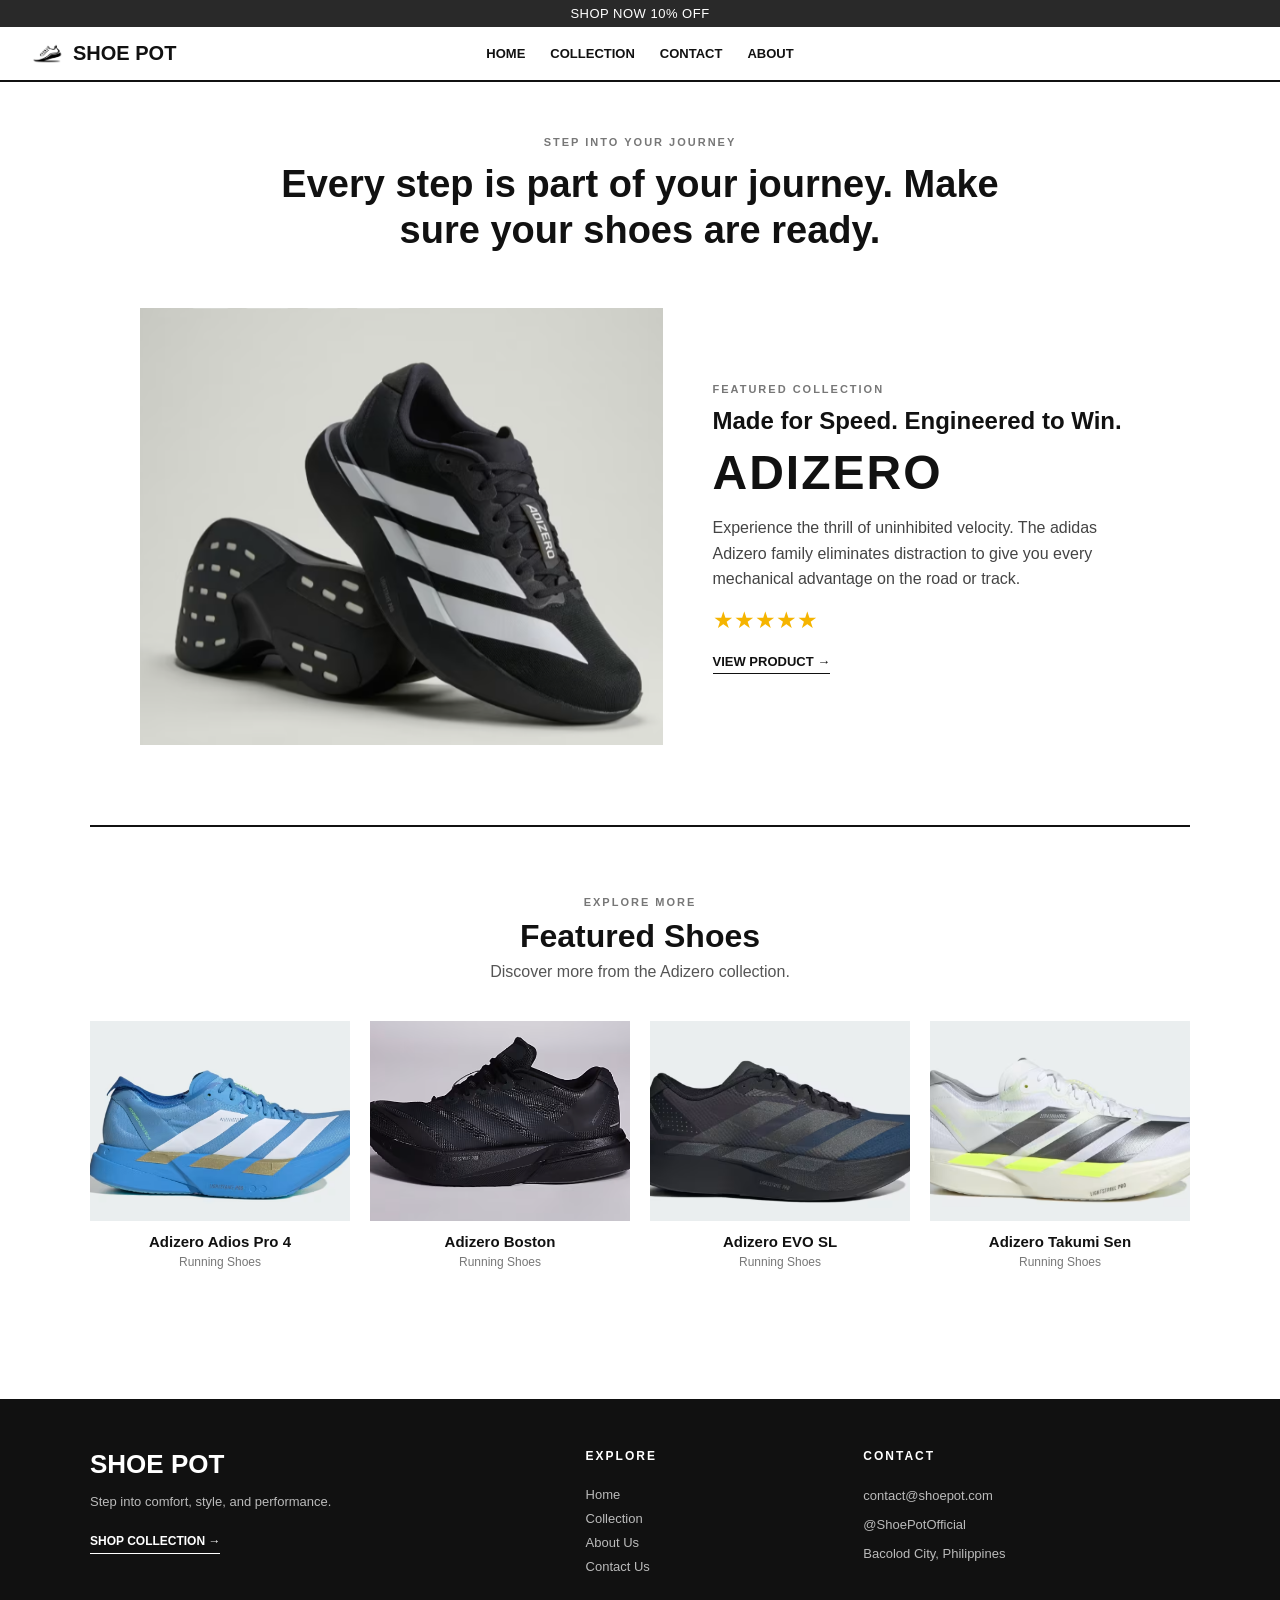
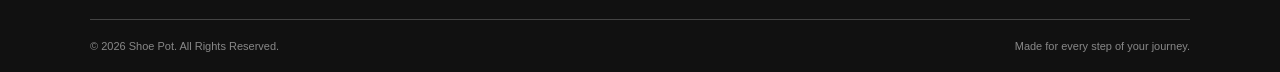
<file: index.html>
<!DOCTYPE html>
<html lang="en">
<head>
    <meta charset="UTF-8">
    <meta name="viewport" content="width=device-width, initial-scale=1.0">
    <title>Shoe Pot | Home</title>
    <link rel="stylesheet" href="css/style.css">
</head>

<body>

    <div class="promo-bar">SHOP NOW 10% OFF</div>

    <header class="navbar">
        <a href="index.html" class="logo">
            <img src="images/logo.png" alt="Shoe Pot">
            <span>SHOE POT</span>
        </a>

        <nav>
            <a href="index.html">HOME</a>
            <a href="collection.html">COLLECTION</a>
            <a href="contact.html">CONTACT</a>
            <a href="about.html">ABOUT</a>
        </nav>
    </header>

    <main>

        <section class="hero-text">
            <span>STEP INTO YOUR JOURNEY</span>
            <h1>Every step is part of your journey. Make sure your shoes are ready.</h1>
        </section>

        <section class="featured">
            <div class="featured-image">
                <img src="images/adizero.png" alt="Adizero">
            </div>

            <div class="featured-info">
                <span>FEATURED COLLECTION</span>
                <h2>Made for Speed. Engineered to Win.</h2>
                <h1>ADIZERO</h1>

                <p>
                    Experience the thrill of uninhibited velocity. The adidas Adizero
                    family eliminates distraction to give you every mechanical advantage
                    on the road or track.
                </p>

                <div class="stars">★★★★★</div>

                <a href="p-adizero.html" class="see-more">VIEW PRODUCT →</a>
            </div>
        </section>

        <section class="other-collection">

            <div class="collection-header">
                <span>EXPLORE MORE</span>
                <h2>Featured Shoes</h2>
                <p>Discover more from the Adizero collection.</p>
            </div>

            <div class="shoe-grid">

                <a href="p-adizero-adios.html" class="shoe-card">
                    <div class="shoe-card-image">
                        <img src="images/adios-pro-4.png" alt="Adizero Adios Pro 4">
                    </div>
                    <h3>Adizero Adios Pro 4</h3>
                    <p>Running Shoes</p>
                </a>

                <a href="p-boston.html" class="shoe-card">
                    <div class="shoe-card-image">
                        <img src="images/boston.png" alt="Adizero Boston">
                    </div>
                    <h3>Adizero Boston</h3>
                    <p>Running Shoes</p>
                </a>

                <a href="p-evo.html" class="shoe-card">
                    <div class="shoe-card-image">
                        <img src="images/evo-sl.png" alt="Adizero EVO SL">
                    </div>
                    <h3>Adizero EVO SL</h3>
                    <p>Running Shoes</p>
                </a>

                <a href="p-takumi.html" class="shoe-card">
                    <div class="shoe-card-image">
                        <img src="images/takumi.png" alt="Adizero Takumi Sen">
                    </div>
                    <h3>Adizero Takumi Sen</h3>
                    <p>Running Shoes</p>
                </a>

            </div>

        </section>

    </main>

<footer>
    <div class="footer-content">

        <div class="footer-brand">
            <h2>SHOE POT</h2>
            <p>Step into comfort, style, and performance.</p>
            <a href="collection.html" class="footer-shop">SHOP COLLECTION →</a>
        </div>

        <div class="footer-links">
            <h3>EXPLORE</h3>
            <a href="index.html">Home</a>
            <a href="collection.html">Collection</a>
            <a href="about.html">About Us</a>
            <a href="contact.html">Contact Us</a>
        </div>

        <div class="footer-contact">
            <h3>CONTACT</h3>
            <p>contact@shoepot.com</p>
            <p>@ShoePotOfficial</p>
            <p>Bacolod City, Philippines</p>
        </div>

    </div>

    <div class="footer-bottom">
        <p>© 2026 Shoe Pot. All Rights Reserved.</p>
        <p>Made for every step of your journey.</p>
    </div>
</footer>

</body>
</html>
</file>
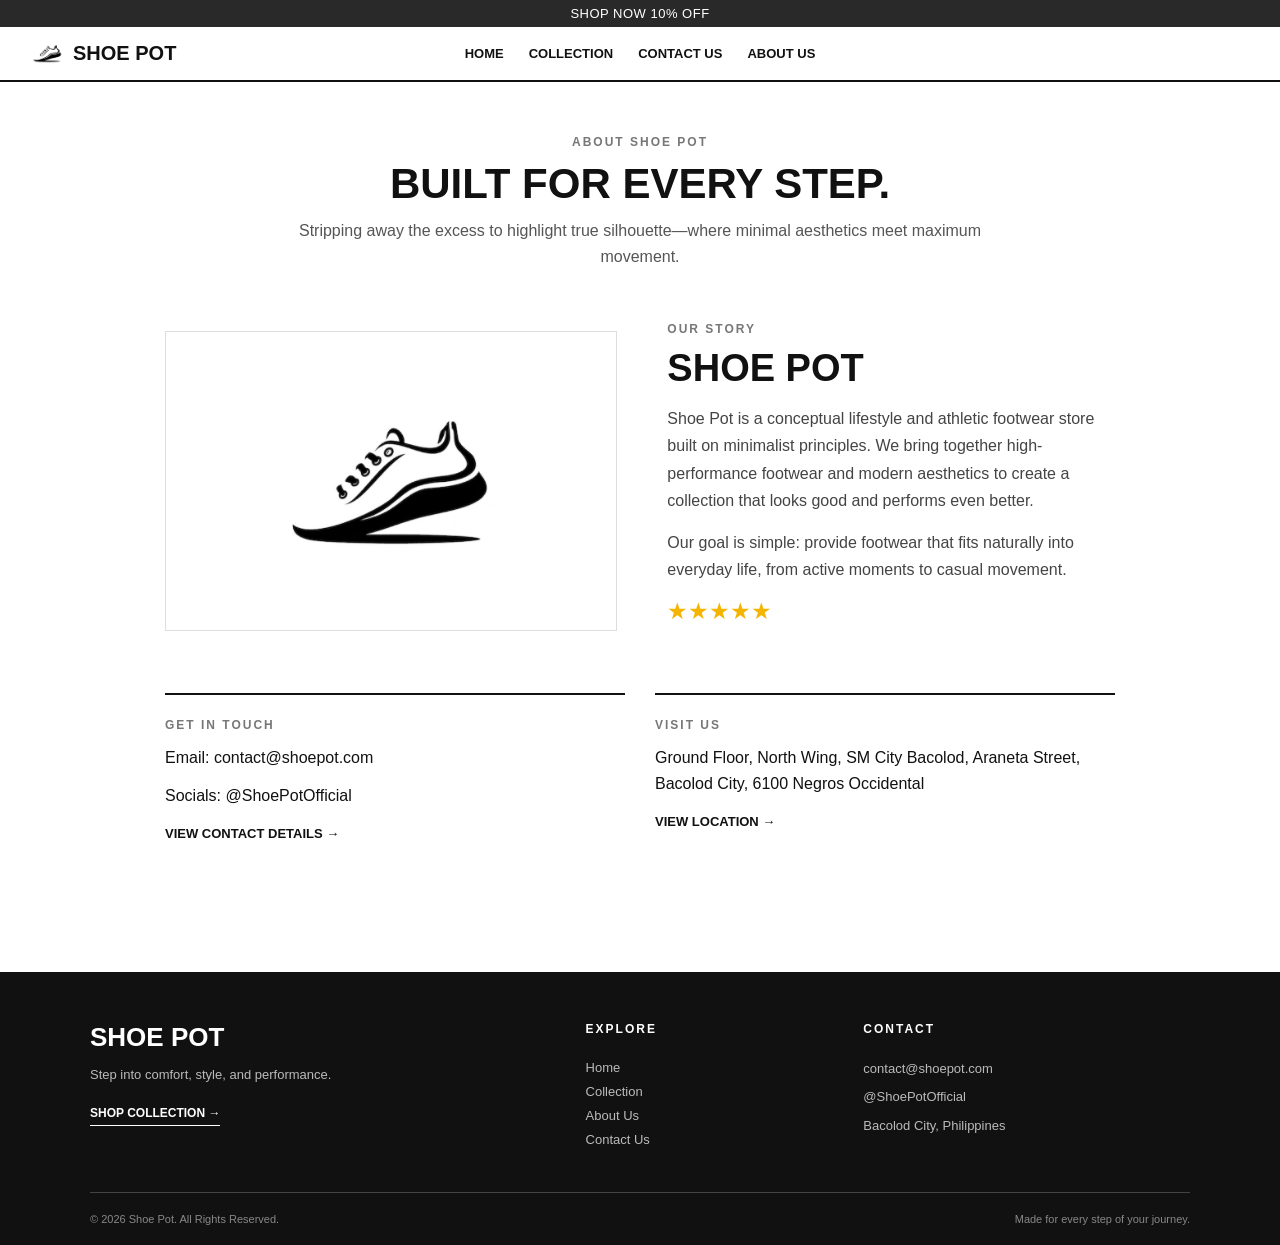
<file: about.html>
<!DOCTYPE html>
<html lang="en">
<head>
    <meta charset="UTF-8">
    <meta name="viewport" content="width=device-width, initial-scale=1.0">
    <title>Shoe Pot | About Us</title>
    <link rel="stylesheet" href="css/style.css">
</head>
<body>

    <div class="promo-bar">SHOP NOW 10% OFF</div>

    <header class="navbar">
        <a href="index.html" class="logo">
            <img src="images/logo.png" alt="Shoe Pot">
            <span>SHOE POT</span>
        </a>

        <nav>
            <a href="index.html">HOME</a>
            <a href="collection.html">COLLECTION</a>
            <a href="contact.html">CONTACT US</a>
            <a href="about.html">ABOUT US</a>
        </nav>

    </header>

    <main>
        <section class="about-page">

            <div class="about-heading">
                <span>ABOUT SHOE POT</span>
                <h1>BUILT FOR EVERY STEP.</h1>
                <p>Stripping away the excess to highlight true silhouette—where minimal aesthetics meet maximum movement.</p>
            </div>

            <div class="about-content">
                <div class="about-image">
                    <img src="images/logo.png" alt="Shoe Pot Logo">
                </div>

                <div class="about-info">
                    <span>OUR STORY</span>
                    <h2>SHOE POT</h2>

                    <p>Shoe Pot is a conceptual lifestyle and athletic footwear store built on minimalist principles. We bring together high-performance footwear and modern aesthetics to create a collection that looks good and performs even better.</p>

                    <p>Our goal is simple: provide footwear that fits naturally into everyday life, from active moments to casual movement.</p>

                    <div class="stars">★★★★★</div>
                </div>
            </div>

            <div class="about-bottom">
                <div>
                    <span>GET IN TOUCH</span>
                    <p>Email: contact@shoepot.com</p>
                    <p>Socials: @ShoePotOfficial</p>
                    <a href="contact.html">VIEW CONTACT DETAILS →</a>
                </div>

                <div>
                    <span>VISIT US</span>
                    <p>Ground Floor, North Wing, SM City Bacolod, Araneta Street, Bacolod City, 6100 Negros Occidental</p>
                    <a href="contact.html">VIEW LOCATION →</a>
                </div>
            </div>

        </section>
    </main>

    <footer>
    <div class="footer-content">

        <div class="footer-brand">
            <h2>SHOE POT</h2>
            <p>Step into comfort, style, and performance.</p>
            <a href="collection.html" class="footer-shop">SHOP COLLECTION →</a>
        </div>

        <div class="footer-links">
            <h3>EXPLORE</h3>
            <a href="index.html">Home</a>
            <a href="collection.html">Collection</a>
            <a href="about.html">About Us</a>
            <a href="contact.html">Contact Us</a>
        </div>

        <div class="footer-contact">
            <h3>CONTACT</h3>
            <p>contact@shoepot.com</p>
            <p>@ShoePotOfficial</p>
            <p>Bacolod City, Philippines</p>
        </div>

    </div>

    <div class="footer-bottom">
        <p>© 2026 Shoe Pot. All Rights Reserved.</p>
        <p>Made for every step of your journey.</p>
    </div>
</footer>

</body>
</html>
</file>
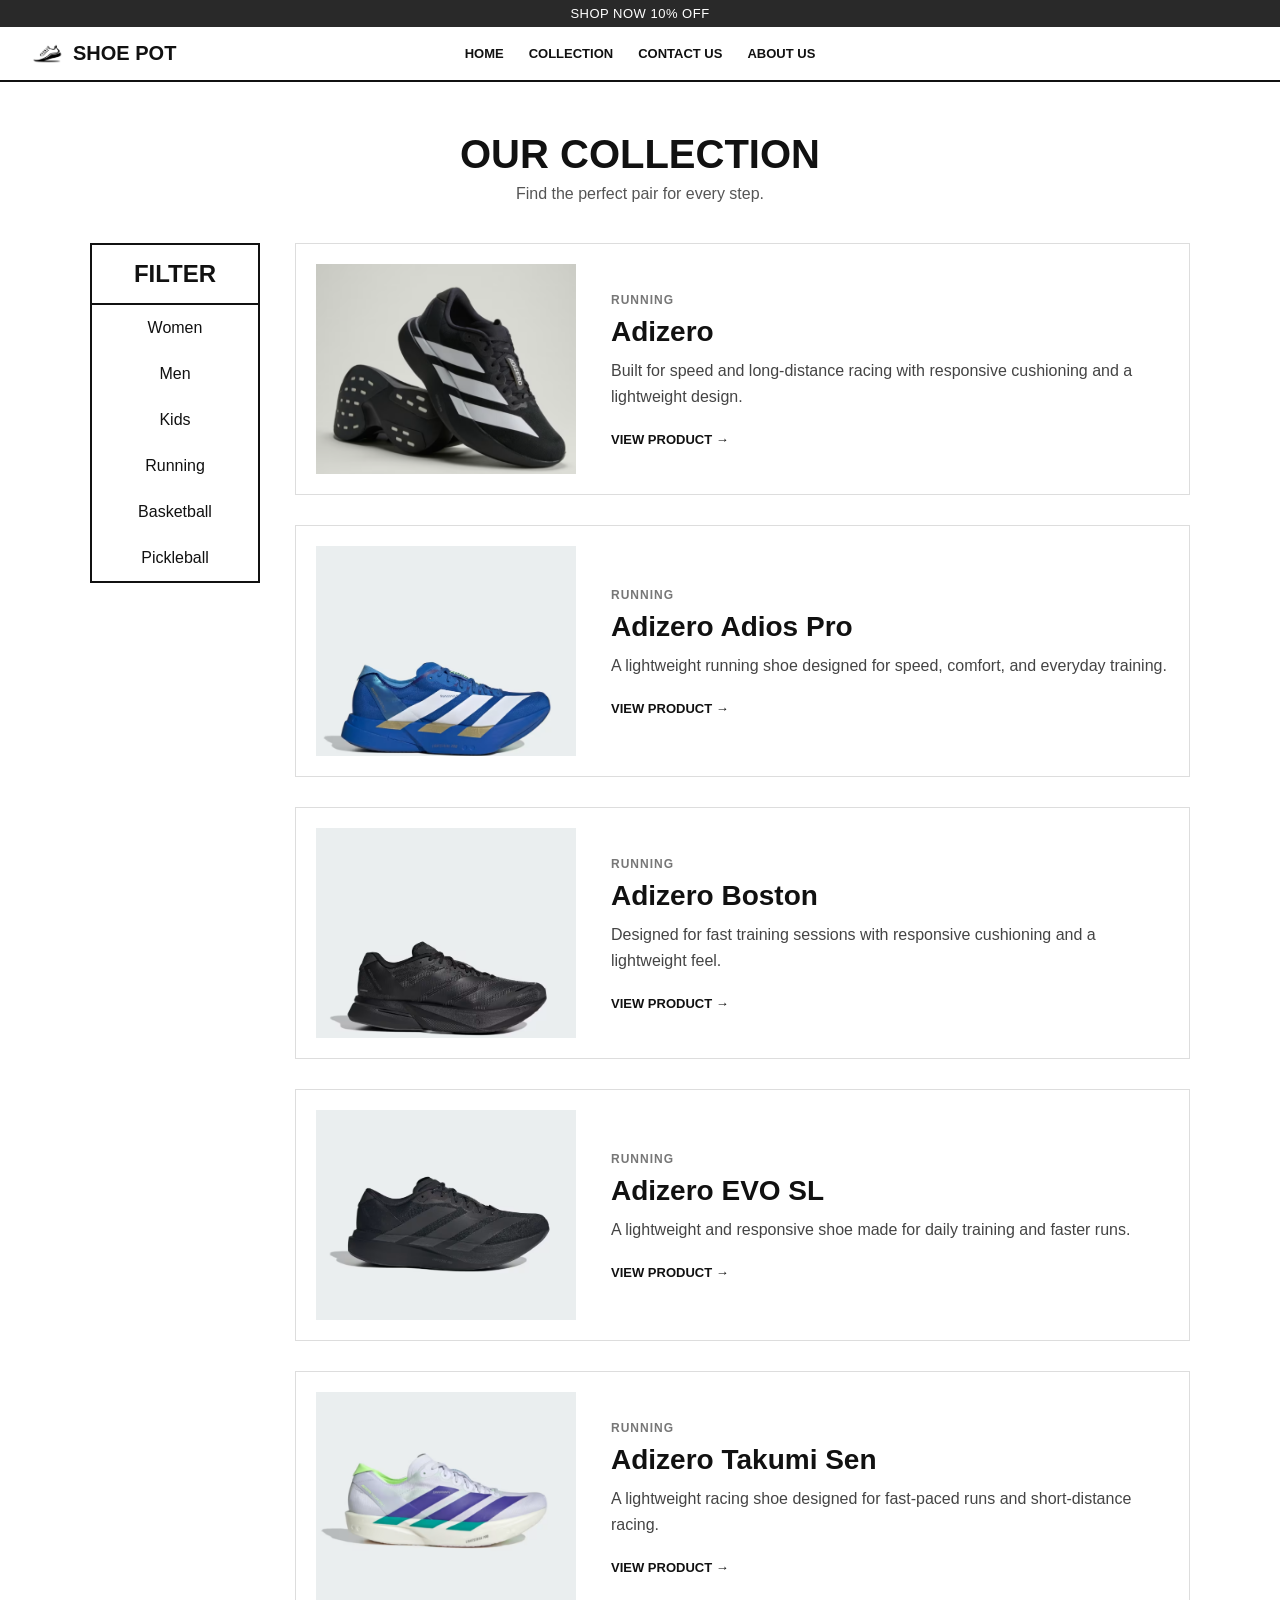
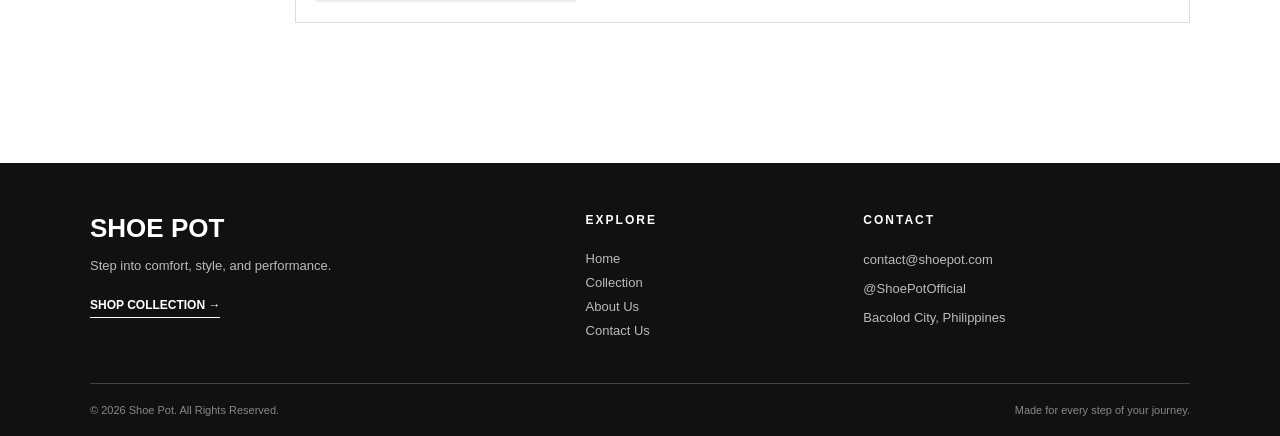
<file: collection.html>
<!DOCTYPE html>
<html lang="en">
<head>
    <meta charset="UTF-8">
    <meta name="viewport" content="width=device-width, initial-scale=1.0">
    <title>Shoe Pot | Collection</title>
    <link rel="stylesheet" href="css/style.css">
</head>
<body>

<div class="promo-bar">SHOP NOW 10% OFF</div>

<header class="navbar">
    <a href="index.html" class="logo">
        <img src="images/logo.png" alt="Shoe Pot">
        <span>SHOE POT</span>
    </a>

    <nav>
        <a href="index.html">HOME</a>
        <a href="collection.html">COLLECTION</a>
        <a href="contact.html">CONTACT US</a>
        <a href="about.html">ABOUT US</a>
    </nav>
</header>

<main>

    <section class="collection-header">
        <h1>OUR COLLECTION</h1>
        <p>Find the perfect pair for every step.</p>
    </section>

    <section class="collection-page">

        <aside class="filter">
            <h2>FILTER</h2>
            <a href="#">Women</a>
            <a href="#">Men</a>
            <a href="#">Kids</a>
            <a href="#">Running</a>
            <a href="#">Basketball</a>
            <a href="#">Pickleball</a>
        </aside>

        <section class="collection-products">

            <div class="collection-item">
                <div class="collection-image">
                    <img src="images/adizero.png" alt="Adizero">
                </div>

                <div class="collection-info">
                    <span>RUNNING</span>
                    <h2>Adizero</h2>
                    <p>Built for speed and long-distance racing with responsive cushioning and a lightweight design.</p>
                    <a href="p-adizero.html" class="collection-link">VIEW PRODUCT →</a>
                </div>
            </div>

            <div class="collection-item">
                <div class="collection-image">
                    <img src="images/adios.png" alt="Adizero Adios Pro">
                </div>

                <div class="collection-info">
                    <span>RUNNING</span>
                    <h2>Adizero Adios Pro</h2>
                    <p>A lightweight running shoe designed for speed, comfort, and everyday training.</p>
                    <a href="p-adizero-adios.html" class="collection-link">VIEW PRODUCT →</a>
                </div>
            </div>

            <div class="collection-item">
                <div class="collection-image">
                    <img src="images/bostons.png" alt="Adizero Boston">
                </div>

                <div class="collection-info">
                    <span>RUNNING</span>
                    <h2>Adizero Boston</h2>
                    <p>Designed for fast training sessions with responsive cushioning and a lightweight feel.</p>
                    <a href="p-boston.html" class="collection-link">VIEW PRODUCT →</a>
                </div>
            </div>

            <div class="collection-item">
                <div class="collection-image">
                    <img src="images/evo.png" alt="Adizero EVO SL">
                </div>

                <div class="collection-info">
                    <span>RUNNING</span>
                    <h2>Adizero EVO SL</h2>
                    <p>A lightweight and responsive shoe made for daily training and faster runs.</p>
                    <a href="p-evo.html" class="collection-link">VIEW PRODUCT →</a>
                </div>
            </div>

            <div class="collection-item">
                <div class="collection-image">
                    <img src="images/takumisen.png" alt="Adizero Takumi Sen">
                </div>

                <div class="collection-info">
                    <span>RUNNING</span>
                    <h2>Adizero Takumi Sen</h2>
                    <p>A lightweight racing shoe designed for fast-paced runs and short-distance racing.</p>
                    <a href="p-takumi.html" class="collection-link">VIEW PRODUCT →</a>
                </div>
            </div>

        </section>

    </section>

</main>

<footer>

    <div class="footer-content">

        <div class="footer-brand">
            <h2>SHOE POT</h2>
            <p>Step into comfort, style, and performance.</p>
            <a href="collection.html" class="footer-shop">SHOP COLLECTION →</a>
        </div>

        <div class="footer-links">
            <h3>EXPLORE</h3>
            <a href="index.html">Home</a>
            <a href="collection.html">Collection</a>
            <a href="about.html">About Us</a>
            <a href="contact.html">Contact Us</a>
        </div>

        <div class="footer-contact">
            <h3>CONTACT</h3>
            <p>contact@shoepot.com</p>
            <p>@ShoePotOfficial</p>
            <p>Bacolod City, Philippines</p>
        </div>

    </div>

    <div class="footer-bottom">
        <p>© 2026 Shoe Pot. All Rights Reserved.</p>
        <p>Made for every step of your journey.</p>
    </div>

</footer>

</body>
</html>
</file>
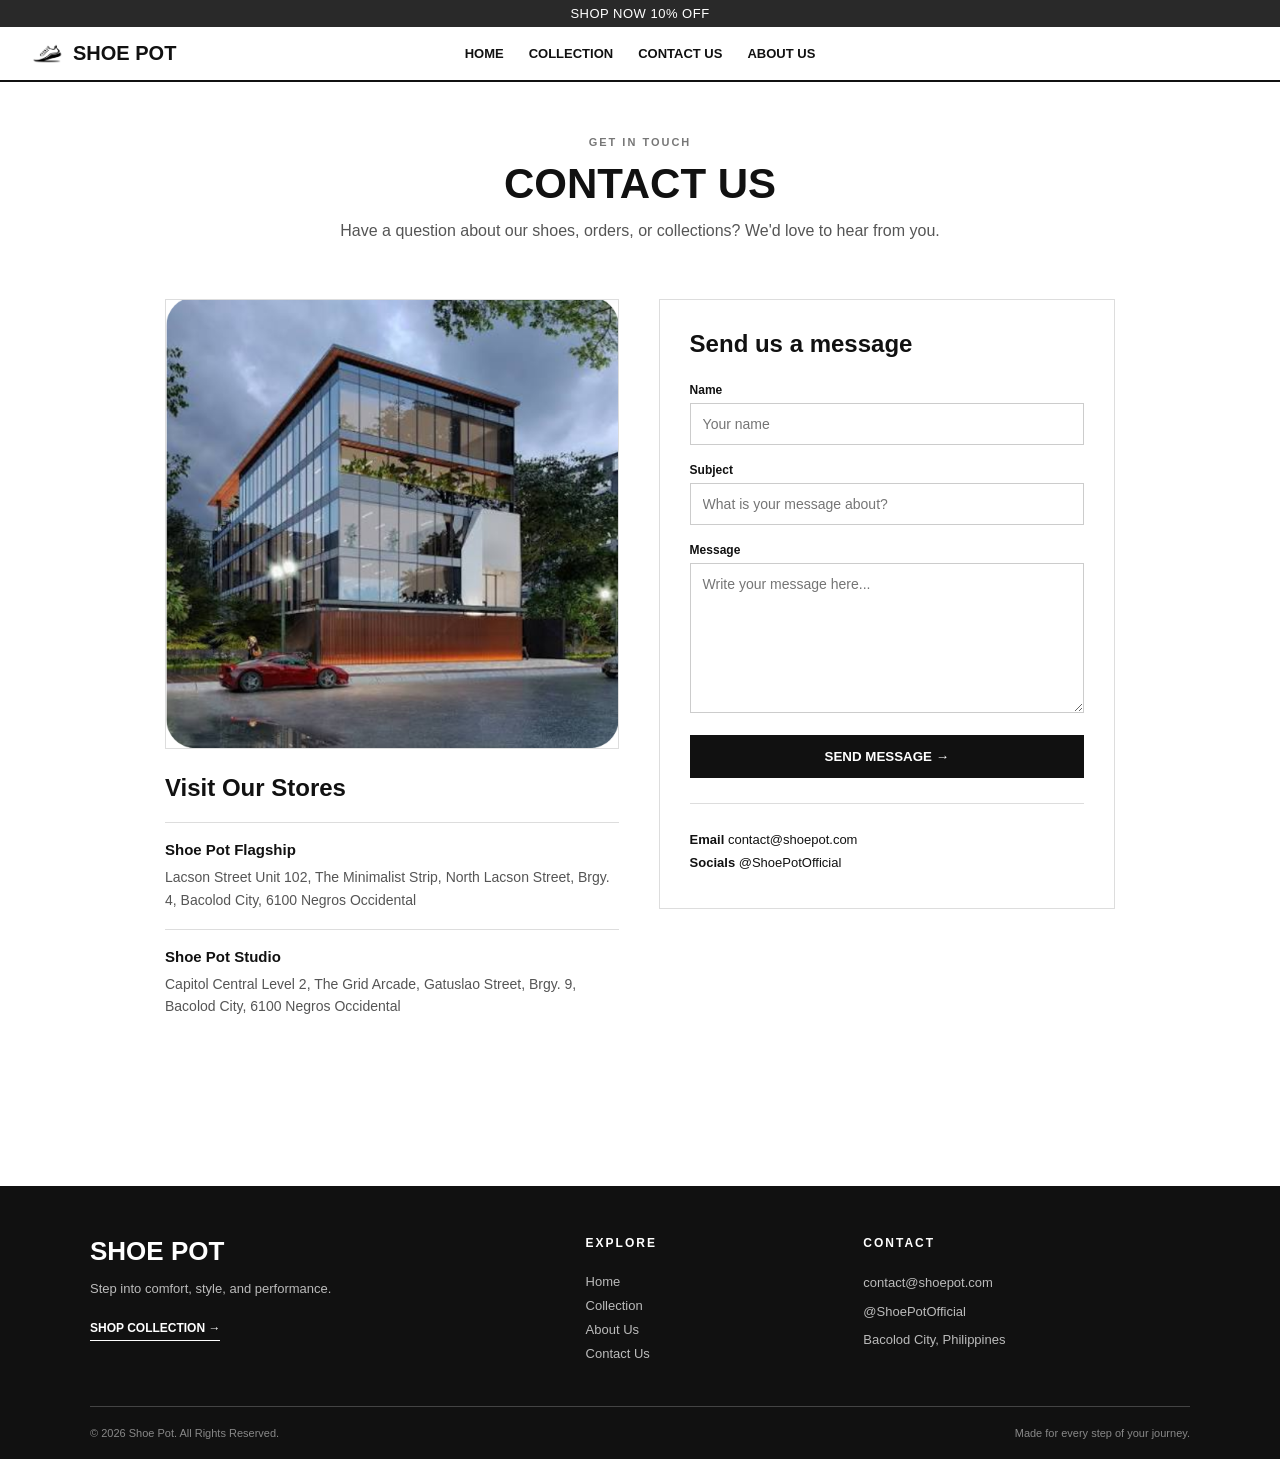
<file: contact.html>
<!DOCTYPE html>
<html lang="en">
<head>
    <meta charset="UTF-8">
    <meta name="viewport" content="width=device-width, initial-scale=1.0">
    <title>Shoe Pot | Contact Us</title>
    <link rel="stylesheet" href="css/style.css">
</head>

<body>

    <div class="promo-bar">SHOP NOW 10% OFF</div>

    <header class="navbar">
        <a href="index.html" class="logo">
            <img src="images/logo.png" alt="Shoe Pot">
            <span>SHOE POT</span>
        </a>

        <nav>
            <a href="index.html">HOME</a>
            <a href="collection.html">COLLECTION</a>
            <a href="contact.html">CONTACT US</a>
            <a href="about.html">ABOUT US</a>
        </nav>
    </header>

    <main>

        <section class="contact-page">

            <div class="contact-heading">
                <span>GET IN TOUCH</span>
                <h1>CONTACT US</h1>
                <p>
                    Have a question about our shoes, orders, or collections?
                    We'd love to hear from you.
                </p>
            </div>

            <div class="contact-container">

                <div class="store-info">

                    <img src="images/store.png" alt="Shoe Pot Store">

                    <div class="store-details">

                        <h2>Visit Our Stores</h2>

                        <div class="store-location">
                            <h3>Shoe Pot Flagship</h3>
                            <p>
                                Lacson Street Unit 102, The Minimalist Strip,
                                North Lacson Street, Brgy. 4, Bacolod City,
                                6100 Negros Occidental
                            </p>
                        </div>

                        <div class="store-location">
                            <h3>Shoe Pot Studio</h3>
                            <p>
                                Capitol Central Level 2, The Grid Arcade,
                                Gatuslao Street, Brgy. 9, Bacolod City,
                                6100 Negros Occidental
                            </p>
                        </div>

                    </div>

                </div>

                <div class="contact-form">

                    <h2>Send us a message</h2>

                    <form>

                        <label for="name">Name</label>
                        <input type="text" id="name" name="name" placeholder="Your name">

                        <label for="subject">Subject</label>
                        <input type="text" id="subject" name="subject" placeholder="What is your message about?">

                        <label for="content">Message</label>
                        <textarea id="content" name="content" placeholder="Write your message here..."></textarea>

                        <button type="submit">SEND MESSAGE →</button>

                    </form>

                    <div class="contact-details">
                        <p><strong>Email</strong> contact@shoepot.com</p>
                        <p><strong>Socials</strong> @ShoePotOfficial</p>
                    </div>

                </div>

            </div>

        </section>

    </main>

    <footer>
    <div class="footer-content">

        <div class="footer-brand">
            <h2>SHOE POT</h2>
            <p>Step into comfort, style, and performance.</p>
            <a href="collection.html" class="footer-shop">SHOP COLLECTION →</a>
        </div>

        <div class="footer-links">
            <h3>EXPLORE</h3>
            <a href="index.html">Home</a>
            <a href="collection.html">Collection</a>
            <a href="about.html">About Us</a>
            <a href="contact.html">Contact Us</a>
        </div>

        <div class="footer-contact">
            <h3>CONTACT</h3>
            <p>contact@shoepot.com</p>
            <p>@ShoePotOfficial</p>
            <p>Bacolod City, Philippines</p>
        </div>

    </div>

    <div class="footer-bottom">
        <p>© 2026 Shoe Pot. All Rights Reserved.</p>
        <p>Made for every step of your journey.</p>
    </div>
</footer>

</body>
</html>
</file>
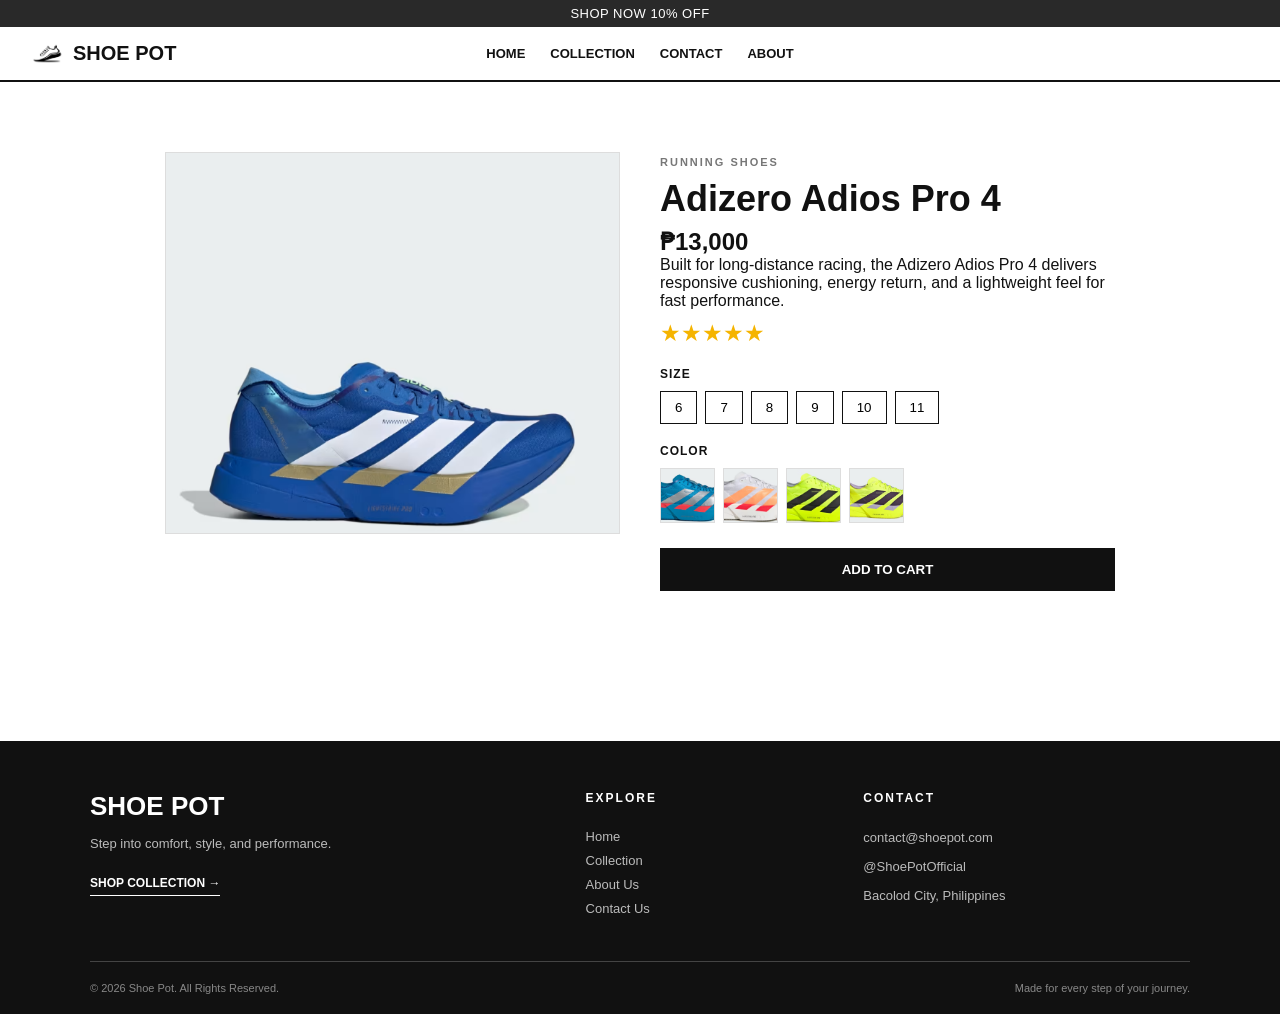
<file: p-adizero-adios.html>
<!DOCTYPE html>

<html lang="en">
<head>
    <meta charset="UTF-8">
    <meta name="viewport" content="width=device-width, initial-scale=1.0">
    <title>Shoe Pot | Adizero Adios Pro 4</title>
    <link rel="stylesheet" href="css/style.css">
</head>
<body>

<div class="promo-bar">SHOP NOW 10% OFF</div>

<header class="navbar">
    <a href="index.html" class="logo">
        <img src="images/logo.png" alt="Shoe Pot">
        <span>SHOE POT</span>
    </a>

<nav>
    <a href="index.html">HOME</a>
    <a href="collection.html">COLLECTION</a>
    <a href="contact.html">CONTACT</a>
    <a href="about.html">ABOUT</a>
</nav>

</header>

<main>
    <section class="product-page">
    <div class="product-image">
        <div class="product-image-box">
            <img src="images/adios.png" alt="Adizero Adios Pro 4">
        </div>
    </div>

    <div class="product-info">
        <span>RUNNING SHOES</span>
        <h1>Adizero Adios Pro 4</h1>
        <h2>₱13,000</h2>

        <p>Built for long-distance racing, the Adizero Adios Pro 4 delivers responsive cushioning, energy return, and a lightweight feel for fast performance.</p>

        <div class="stars">★★★★★</div>

        <h3>SIZE</h3>
        <div class="sizes">
            <button>6</button>
            <button>7</button>
            <button>8</button>
            <button>9</button>
            <button>10</button>
            <button>11</button>
        </div>

        <h3>COLOR</h3>
        <div class="colors">
            <img src="images/adios-pro-4-1.png" alt="Color 1">
            <img src="images/adios-pro-4-2.png" alt="Color 2">
            <img src="images/adios-pro-4-3.png" alt="Color 3">
            <img src="images/adios-pro-4-4.png" alt="Color 4">
        </div>

        <button class="add-cart">ADD TO CART</button>
    </div>

</section>
</main>

<footer>
    <div class="footer-content">
    <div class="footer-brand">
        <h2>SHOE POT</h2>
        <p>Step into comfort, style, and performance.</p>
        <a href="collection.html" class="footer-shop">SHOP COLLECTION →</a>
    </div>

    <div class="footer-links">
        <h3>EXPLORE</h3>
        <a href="index.html">Home</a>
        <a href="collection.html">Collection</a>
        <a href="about.html">About Us</a>
        <a href="contact.html">Contact Us</a>
    </div>

    <div class="footer-contact">
        <h3>CONTACT</h3>
        <p>contact@shoepot.com</p>
        <p>@ShoePotOfficial</p>
        <p>Bacolod City, Philippines</p>
    </div>

</div>

<div class="footer-bottom">
    <p>© 2026 Shoe Pot. All Rights Reserved.</p>
    <p>Made for every step of your journey.</p>
</div>
</footer>

</body>
</html>
</file>
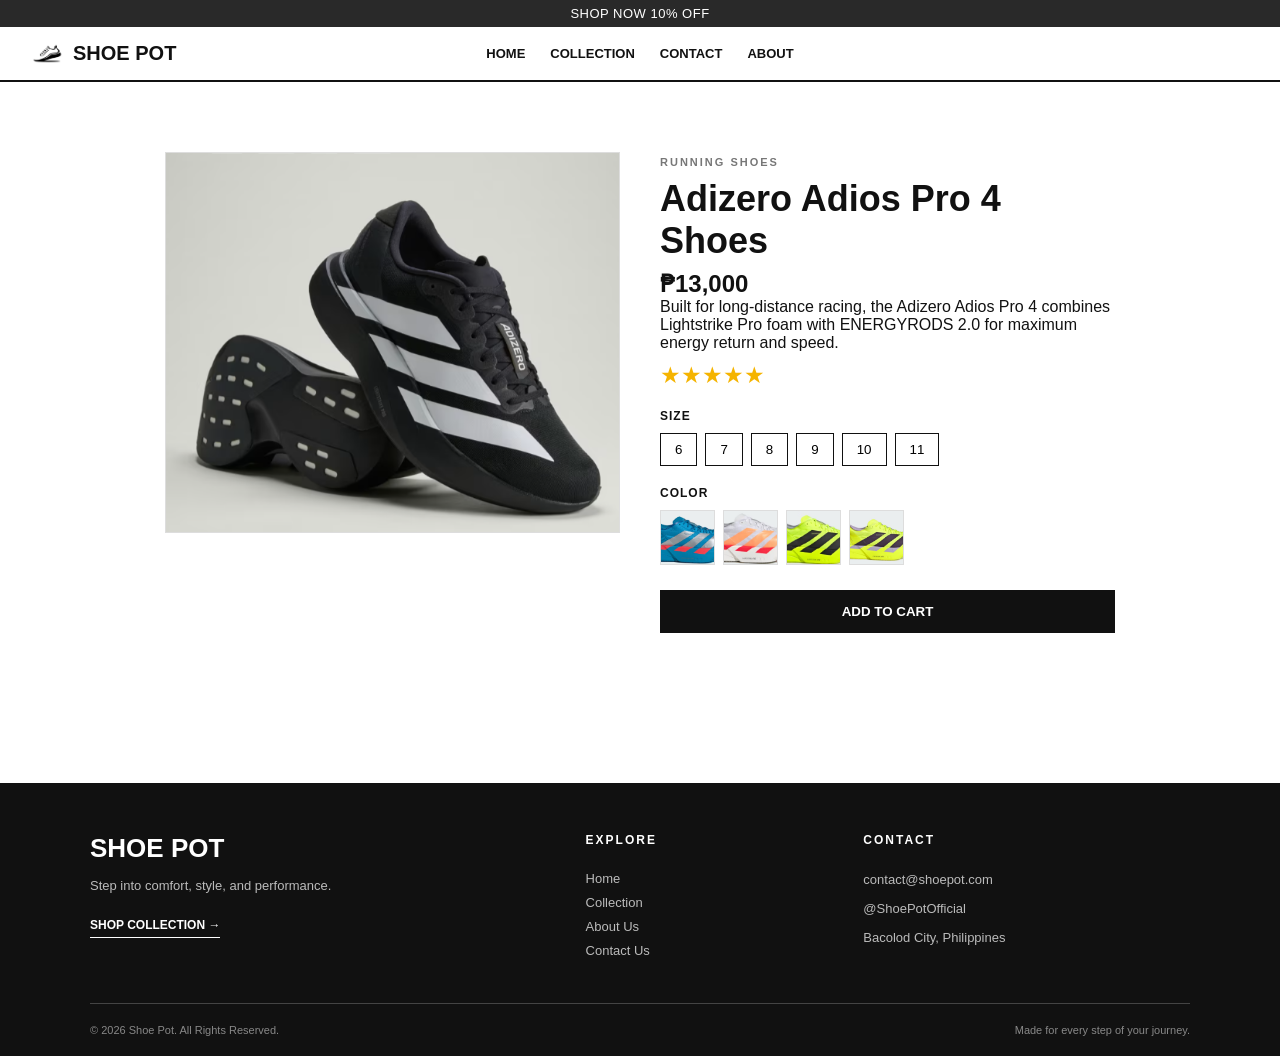
<file: p-adizero.html>
<!DOCTYPE html>
<html lang="en">
<head>
    <meta charset="UTF-8">
    <meta name="viewport" content="width=device-width, initial-scale=1.0">
    <title>Shoe Pot | Product</title>
    <link rel="stylesheet" href="css/style.css">
</head>
<body>

    <div class="promo-bar">SHOP NOW 10% OFF</div>

<header class="navbar">
    <a href="index.html" class="logo">
        <img src="images/logo.png" alt="Shoe Pot">
        <span>SHOE POT</span>
    </a>

    <nav>
        <a href="index.html">HOME</a>
        <a href="collection.html">COLLECTION</a>
        <a href="contact.html">CONTACT</a>
        <a href="about.html">ABOUT</a>
    </nav>

</header>


    <main>
        <section class="product-page">
            <div class="product-image">
                <div class="product-image-box">
                    <img src="images/adizero.png" alt="Adizero Adios Pro 4">
                </div>
            </div>

            <div class="product-info">
                <span>RUNNING SHOES</span>
                <h1>Adizero Adios Pro 4 Shoes</h1>
                <h2>₱13,000</h2>

                <p>Built for long-distance racing, the Adizero Adios Pro 4 combines Lightstrike Pro foam with ENERGYRODS 2.0 for maximum energy return and speed.</p>

                <div class="stars">★★★★★</div>

                <h3>SIZE</h3>
                <div class="sizes">
                    <button>6</button>
                    <button>7</button>
                    <button>8</button>
                    <button>9</button>
                    <button>10</button>
                    <button>11</button>
                </div>

                <h3>COLOR</h3>
                <div class="colors">
                    <img src="images/adios-pro-4-1.png" alt="Color 1">
                    <img src="images/adios-pro-4-2.png" alt="Color 2">
                    <img src="images/adios-pro-4-3.png" alt="Color 3">
                    <img src="images/adios-pro-4-4.png" alt="Color 4">
                </div>

                <button class="add-cart">ADD TO CART</button>
            </div>
        </section>
    </main>
    <footer>
    <div class="footer-content">

        <div class="footer-brand">
            <h2>SHOE POT</h2>
            <p>Step into comfort, style, and performance.</p>
            <a href="collection.html" class="footer-shop">SHOP COLLECTION →</a>
        </div>

        <div class="footer-links">
            <h3>EXPLORE</h3>
            <a href="index.html">Home</a>
            <a href="collection.html">Collection</a>
            <a href="about.html">About Us</a>
            <a href="contact.html">Contact Us</a>
        </div>

        <div class="footer-contact">
            <h3>CONTACT</h3>
            <p>contact@shoepot.com</p>
            <p>@ShoePotOfficial</p>
            <p>Bacolod City, Philippines</p>
        </div>

    </div>

    <div class="footer-bottom">
        <p>© 2026 Shoe Pot. All Rights Reserved.</p>
        <p>Made for every step of your journey.</p>
    </div>
</footer>
</body>
</html>
</file>
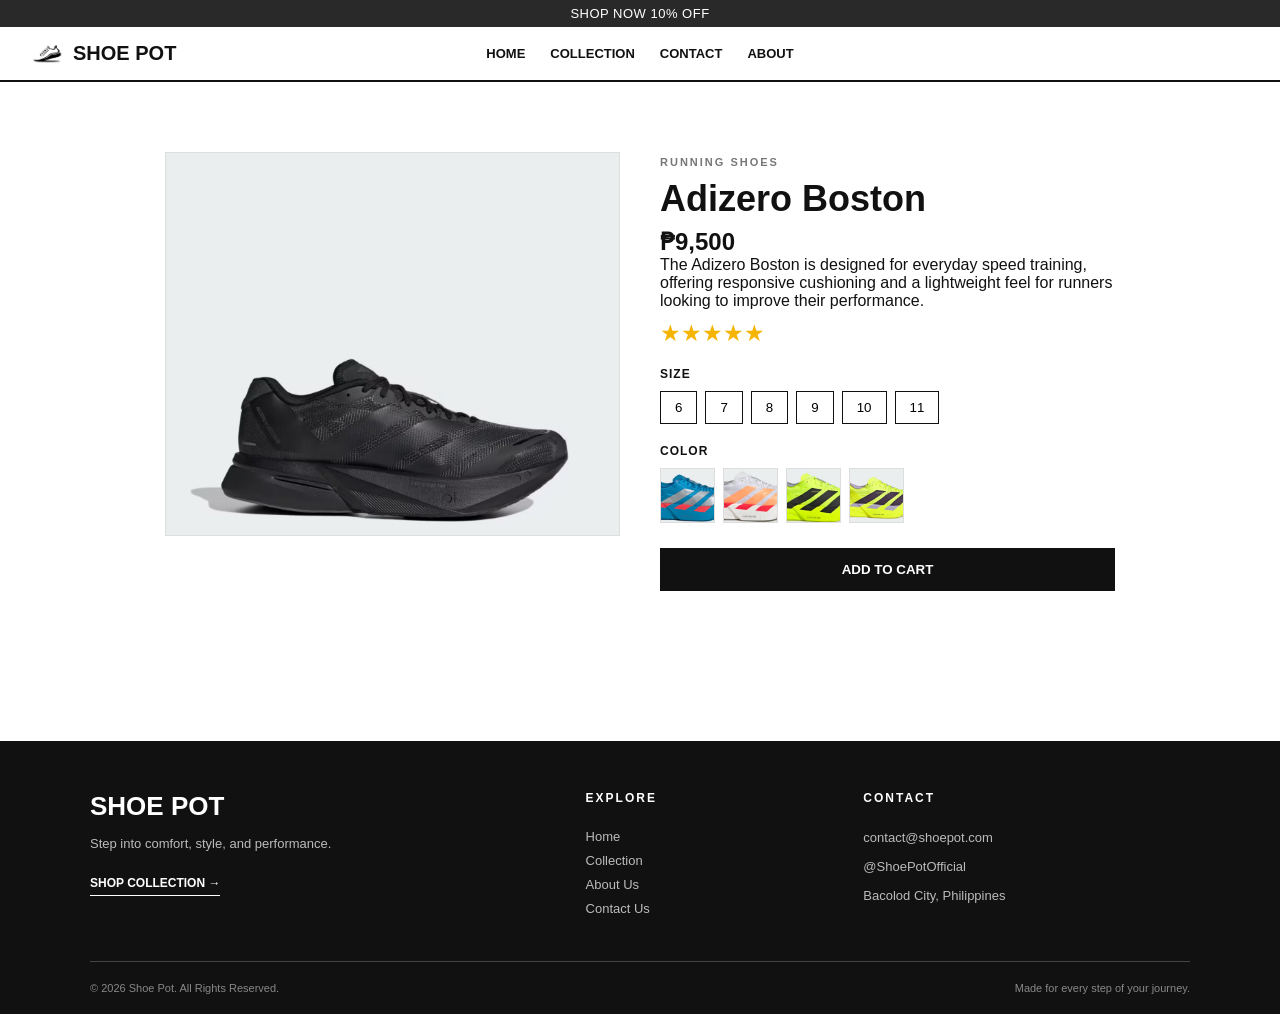
<file: p-boston.html>
<!DOCTYPE html>

<html lang="en">
<head>
    <meta charset="UTF-8">
    <meta name="viewport" content="width=device-width, initial-scale=1.0">
    <title>Shoe Pot | Adizero Boston</title>
    <link rel="stylesheet" href="css/style.css">
</head>
<body>

<div class="promo-bar">SHOP NOW 10% OFF</div>

<header class="navbar">
    <a href="index.html" class="logo">
        <img src="images/logo.png" alt="Shoe Pot">
        <span>SHOE POT</span>
    </a>

<nav>
    <a href="index.html">HOME</a>
    <a href="collection.html">COLLECTION</a>
    <a href="contact.html">CONTACT</a>
    <a href="about.html">ABOUT</a>
</nav>

</header>

<main>
    <section class="product-page">

    <div class="product-image">
        <div class="product-image-box">
            <img src="images/bostons.png" alt="Adizero Boston">
        </div>
    </div>

    <div class="product-info">
        <span>RUNNING SHOES</span>
        <h1>Adizero Boston</h1>
        <h2>₱9,500</h2>

        <p>The Adizero Boston is designed for everyday speed training, offering responsive cushioning and a lightweight feel for runners looking to improve their performance.</p>

        <div class="stars">★★★★★</div>

        <h3>SIZE</h3>
        <div class="sizes">
            <button>6</button>
            <button>7</button>
            <button>8</button>
            <button>9</button>
            <button>10</button>
            <button>11</button>
        </div>

        <h3>COLOR</h3>
                <div class="colors">
                    <img src="images/adios-pro-4-1.png" alt="Color 1">
                    <img src="images/adios-pro-4-2.png" alt="Color 2">
                    <img src="images/adios-pro-4-3.png" alt="Color 3">
                    <img src="images/adios-pro-4-4.png" alt="Color 4">
                </div>

        <button class="add-cart">ADD TO CART</button>
    </div>

</section>

</main>

<footer>
    <div class="footer-content">

    <div class="footer-brand">
        <h2>SHOE POT</h2>
        <p>Step into comfort, style, and performance.</p>
        <a href="collection.html" class="footer-shop">SHOP COLLECTION →</a>
    </div>

    <div class="footer-links">
        <h3>EXPLORE</h3>
        <a href="index.html">Home</a>
        <a href="collection.html">Collection</a>
        <a href="about.html">About Us</a>
        <a href="contact.html">Contact Us</a>
    </div>

    <div class="footer-contact">
        <h3>CONTACT</h3>
        <p>contact@shoepot.com</p>
        <p>@ShoePotOfficial</p>
        <p>Bacolod City, Philippines</p>
    </div>

</div>

<div class="footer-bottom">
    <p>© 2026 Shoe Pot. All Rights Reserved.</p>
    <p>Made for every step of your journey.</p>
</div>

</footer>

</body>
</html>
</file>
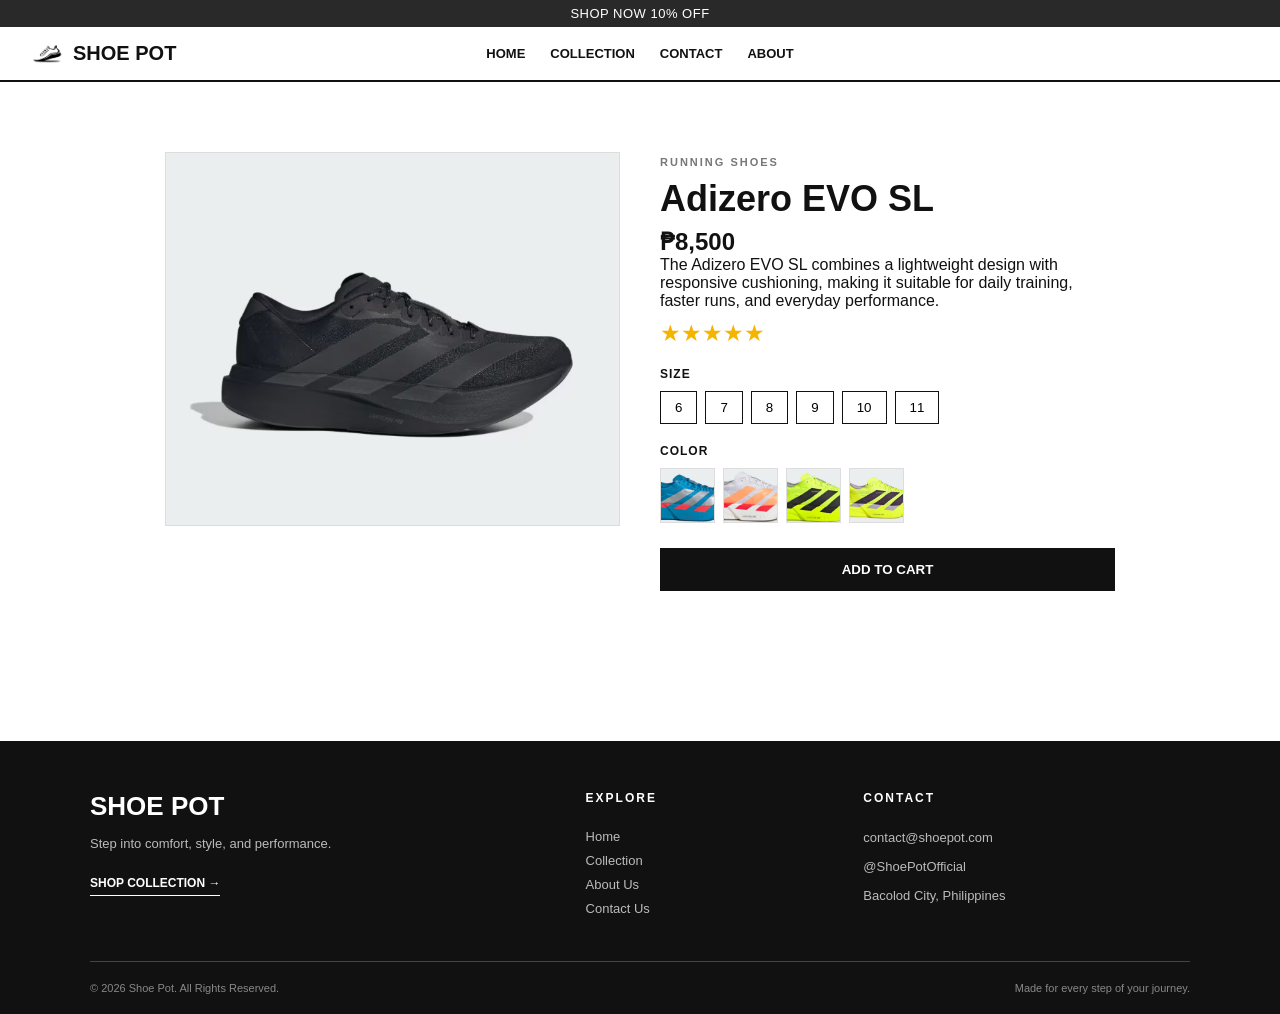
<file: p-evo.html>
<!DOCTYPE html>

<html lang="en">
<head>
    <meta charset="UTF-8">
    <meta name="viewport" content="width=device-width, initial-scale=1.0">
    <title>Shoe Pot | Adizero EVO SL</title>
    <link rel="stylesheet" href="css/style.css">
</head>
<body>

<div class="promo-bar">SHOP NOW 10% OFF</div>

<header class="navbar">
    <a href="index.html" class="logo">
        <img src="images/logo.png" alt="Shoe Pot">
        <span>SHOE POT</span>
    </a>

<nav>
    <a href="index.html">HOME</a>
    <a href="collection.html">COLLECTION</a>
    <a href="contact.html">CONTACT</a>
    <a href="about.html">ABOUT</a>
</nav>

</header>

<main>
    <section class="product-page">

    <div class="product-image">
        <div class="product-image-box">
            <img src="images/evo.png" alt="Adizero EVO SL">
        </div>
    </div>

    <div class="product-info">
        <span>RUNNING SHOES</span>
        <h1>Adizero EVO SL</h1>
        <h2>₱8,500</h2>

        <p>The Adizero EVO SL combines a lightweight design with responsive cushioning, making it suitable for daily training, faster runs, and everyday performance.</p>

        <div class="stars">★★★★★</div>

        <h3>SIZE</h3>
        <div class="sizes">
            <button>6</button>
            <button>7</button>
            <button>8</button>
            <button>9</button>
            <button>10</button>
            <button>11</button>
        </div>

        <h3>COLOR</h3>
                <div class="colors">
                <img src="images/adios-pro-4-1.png" alt="Color 1">
                <img src="images/adios-pro-4-2.png" alt="Color 2">
                <img src="images/adios-pro-4-3.png" alt="Color 3">
                <img src="images/adios-pro-4-4.png" alt="Color 4">
            </div>

        <button class="add-cart">ADD TO CART</button>
    </div>

</section>

</main>

<footer>
    <div class="footer-content">

    <div class="footer-brand">
        <h2>SHOE POT</h2>
        <p>Step into comfort, style, and performance.</p>
        <a href="collection.html" class="footer-shop">SHOP COLLECTION →</a>
    </div>

    <div class="footer-links">
        <h3>EXPLORE</h3>
        <a href="index.html">Home</a>
        <a href="collection.html">Collection</a>
        <a href="about.html">About Us</a>
        <a href="contact.html">Contact Us</a>
    </div>

    <div class="footer-contact">
        <h3>CONTACT</h3>
        <p>contact@shoepot.com</p>
        <p>@ShoePotOfficial</p>
        <p>Bacolod City, Philippines</p>
    </div>

</div>

<div class="footer-bottom">
    <p>© 2026 Shoe Pot. All Rights Reserved.</p>
    <p>Made for every step of your journey.</p>
</div>

</footer>

</body>
</html>
</file>
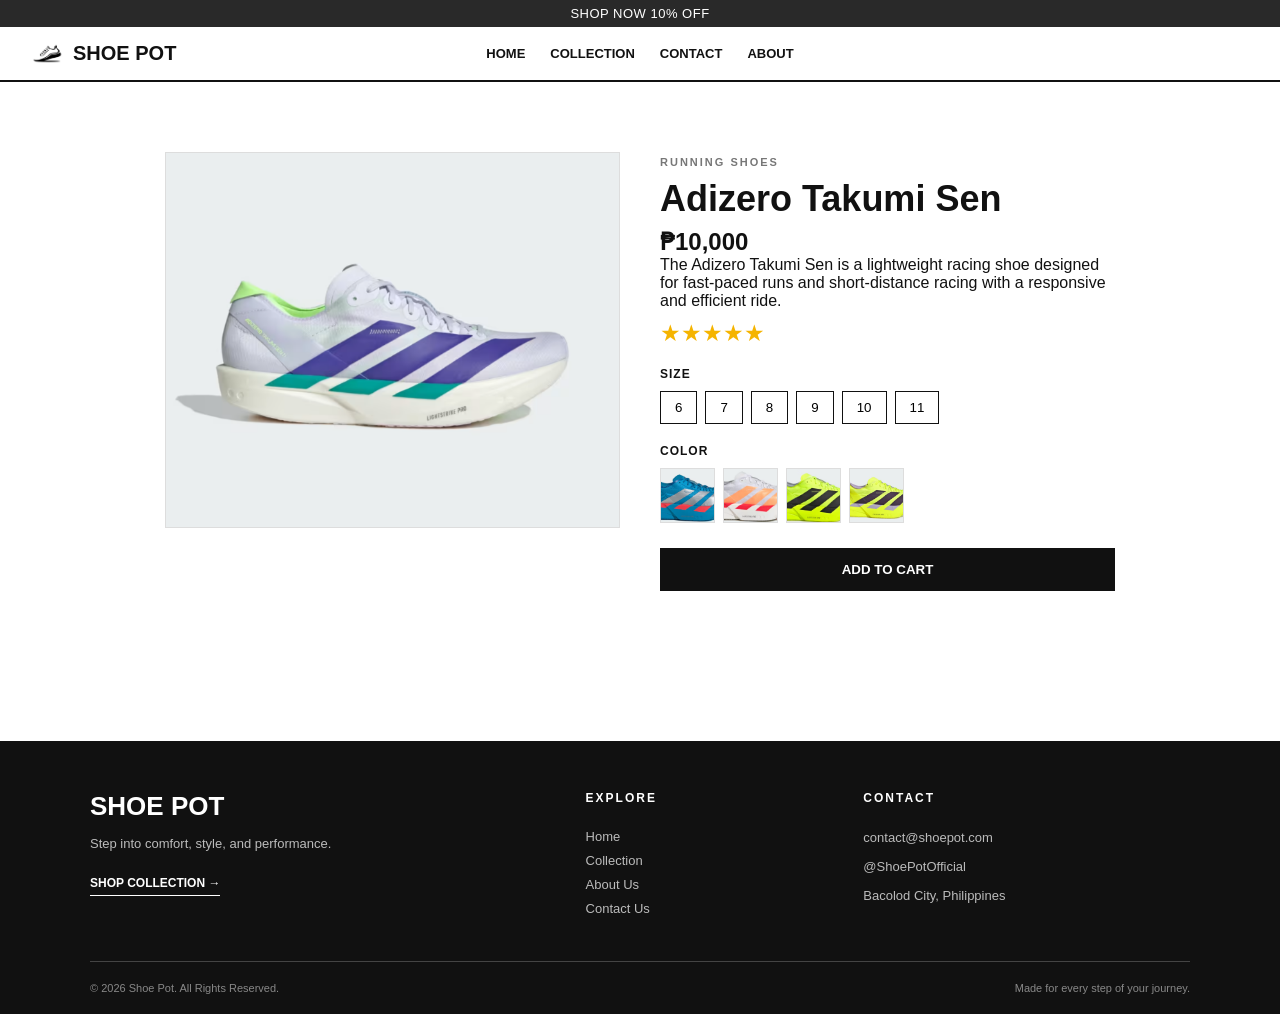
<file: p-takumi.html>
<!DOCTYPE html>

<html lang="en">
<head>
    <meta charset="UTF-8">
    <meta name="viewport" content="width=device-width, initial-scale=1.0">
    <title>Shoe Pot | Adizero Takumi Sen</title>
    <link rel="stylesheet" href="css/style.css">
</head>
<body>

<div class="promo-bar">SHOP NOW 10% OFF</div>

<header class="navbar">
    <a href="index.html" class="logo">
        <img src="images/logo.png" alt="Shoe Pot">
        <span>SHOE POT</span>
    </a>

<nav>
    <a href="index.html">HOME</a>
    <a href="collection.html">COLLECTION</a>
    <a href="contact.html">CONTACT</a>
    <a href="about.html">ABOUT</a>
</nav>

</header>

<main>
    <section class="product-page">

    <div class="product-image">
        <div class="product-image-box">
            <img src="images/takumisen.png" alt="Adizero Takumi Sen">
        </div>
    </div>

    <div class="product-info">
        <span>RUNNING SHOES</span>
        <h1>Adizero Takumi Sen</h1>
        <h2>₱10,000</h2>

        <p>The Adizero Takumi Sen is a lightweight racing shoe designed for fast-paced runs and short-distance racing with a responsive and efficient ride.</p>

        <div class="stars">★★★★★</div>

        <h3>SIZE</h3>
        <div class="sizes">
            <button>6</button>
            <button>7</button>
            <button>8</button>
            <button>9</button>
            <button>10</button>
            <button>11</button>
        </div>

        <h3>COLOR</h3>
                <div class="colors">
                <img src="images/adios-pro-4-1.png" alt="Color 1">
                <img src="images/adios-pro-4-2.png" alt="Color 2">
                <img src="images/adios-pro-4-3.png" alt="Color 3">
                <img src="images/adios-pro-4-4.png" alt="Color 4">
            </div>

        <button class="add-cart">ADD TO CART</button>
    </div>

</section>

</main>

<footer>
    <div class="footer-content">

    <div class="footer-brand">
        <h2>SHOE POT</h2>
        <p>Step into comfort, style, and performance.</p>
        <a href="collection.html" class="footer-shop">SHOP COLLECTION →</a>
    </div>

    <div class="footer-links">
        <h3>EXPLORE</h3>
        <a href="index.html">Home</a>
        <a href="collection.html">Collection</a>
        <a href="about.html">About Us</a>
        <a href="contact.html">Contact Us</a>
    </div>

    <div class="footer-contact">
        <h3>CONTACT</h3>
        <p>contact@shoepot.com</p>
        <p>@ShoePotOfficial</p>
        <p>Bacolod City, Philippines</p>
    </div>

</div>

<div class="footer-bottom">
    <p>© 2026 Shoe Pot. All Rights Reserved.</p>
    <p>Made for every step of your journey.</p>
</div>

</footer>

</body>
</html>
</file>
<file: css/style.css>
* {
    margin: 0;
    padding: 0;
    box-sizing: border-box;
}
body {
    font-family: Arial, sans-serif;
    color: #111;
    background: #fff;
}
a {
    color: #111;
    text-decoration: none;
}
.promo-bar {
    background: #292929;
    color: white;
    text-align: center;
    padding: 6px;
    font-size: 13px;
    letter-spacing: 0.5px;
}
.navbar {
    display: flex;
    align-items: center;
    padding: 15px 30px;
    border-bottom: 2px solid #111;
    position: relative;
}
.logo {
    display: flex;
    align-items: center;
    font-weight: bold;
    font-size: 20px;
    transition: 0.3s;
}
.logo:hover {
    transform: translateX(5px);
}
.logo img {
    width: 35px;
    margin-right: 8px;
}
nav {
    position: absolute;
    left: 50%;
    transform: translateX(-50%);
    display: flex;
    gap: 25px;
}
nav a {
    font-weight: bold;
    font-size: 13px;
    transition: 0.2s;
}
nav a:hover {
    text-decoration: underline;
    letter-spacing: 1px;
}
main {
    padding: 30px;
}
.hero-text {
    max-width: 800px;
    text-align: center;
    margin: 20px auto 55px;
}
.hero-text span,
.featured-info > span,
.collection-header > span,
.contact-heading > span {
    font-size: 11px;
    font-weight: bold;
    letter-spacing: 2px;
    color: #777;
}
.hero-text h1 {
    font-size: 38px;
    line-height: 1.2;
    margin-top: 12px;
}
.featured {
    display: flex;
    max-width: 1000px;
    margin: auto;
    gap: 50px;
    align-items: center;
}
.featured-image {
    width: 55%;
    overflow: hidden;
}
.featured-image img {
    width: 100%;
    display: block;
    transition: 0.5s;
}
.featured-image:hover img {
    transform: scale(1.04);
}
.featured-info {
    width: 45%;
}
.featured-info h2 {
    font-size: 24px;
    margin: 10px 0;
}
.featured-info h1 {
    font-size: 48px;
    letter-spacing: 2px;
    margin-bottom: 15px;
}
.featured-info p {
    line-height: 1.6;
    color: #444;
    margin-bottom: 15px;
}
.stars {
    color: #f5b400;
    font-size: 23px;
    margin: 10px 0 18px;
}
.see-more {
    display: inline-block;
    font-size: 13px;
    font-weight: bold;
    border-bottom: 1px solid #111;
    padding-bottom: 4px;
    transition: 0.2s;
}
.see-more:hover {
    letter-spacing: 1px;
}
.other-collection {
    max-width: 1100px;
    margin: 80px auto 20px;
    padding-top: 45px;
    border-top: 2px solid #111;
}
.collection-header {
    text-align: center;
    margin-bottom: 30px;
}
.collection-header h2 {
    font-size: 32px;
    margin: 8px 0;
}
.collection-header p {
    color: #555;
}
.shoe-grid {
    display: grid;
    grid-template-columns: repeat(4, 1fr);
    gap: 20px;
}
.shoe-card {
    text-align: center;
    transition: 0.3s;
}
.shoe-card-image {
    overflow: hidden;
    background: #f5f5f5;
    margin-bottom: 12px;
}
.shoe-card img {
    width: 100%;
    height: 200px;
    object-fit: cover;
    display: block;
    transition: 0.4s;
}
.shoe-card:hover img {
    transform: scale(1.06);
}
.shoe-card h3 {
    font-size: 15px;
    margin-bottom: 5px;
}
.shoe-card p {
    font-size: 12px;
    color: #777;
}
.product-page,
.contact-container {
    display: flex;
    max-width: 950px;
    margin: 40px auto;
    gap: 40px;
}
.product-image,
.product-info,
.store-info,
.contact-form {
    width: 50%;
}
.product-image-box {
    overflow: hidden;
    border: 1px solid #ddd;
}
.product-image-box img {
    width: 100%;
    display: block;
    transition: 0.4s;
}
.product-image-box:hover img {
    transform: scale(1.05);
}
.product-image > h3 {
    margin-top: 10px;
}
.product-info > span {
    font-size: 11px;
    font-weight: bold;
    letter-spacing: 2px;
    color: #777;
}
.product-info h1 {
    font-size: 36px;
    margin: 8px 0;
}
.product-info h3 {
    font-size: 12px;
    margin-top: 20px;
    letter-spacing: 1px;
}
.sizes,
.colors {
    display: flex;
    gap: 8px;
    margin: 10px 0 20px;
}
.sizes button {
    padding: 8px 14px;
    background: white;
    border: 1px solid #111;
    cursor: pointer;
    transition: 0.2s;
}
.sizes button:hover {
    background: #111;
    color: white;
}
.colors img {
    width: 55px;
    height: 55px;
    object-fit: cover;
    border: 1px solid #ddd;
    cursor: pointer;
    transition: 0.2s;
}
.colors img:hover {
    border-color: #111;
    transform: scale(1.05);
}
.add-cart {
    width: 100%;
    padding: 13px;
    margin-top: 5px;
    background: #111;
    color: white;
    border: 1px solid #111;
    font-weight: bold;
    cursor: pointer;
    transition: 0.2s;
}
.add-cart:hover {
    background: white;
    color: #111;
}
.about-page {
    max-width: 1100px;
    margin: auto;
}
.about-heading {
    text-align: center;
    max-width: 700px;
    margin: 20px auto 50px;
}
.about-heading span,
.about-info span,
.about-bottom span {
    font-size: 12px;
    font-weight: bold;
    letter-spacing: 2px;
    color: #777;
}
.about-heading h1 {
    font-size: 42px;
    margin: 10px 0;
}
.about-heading p {
    line-height: 1.6;
    color: #555;
}
.about-content {
    display: flex;
    max-width: 950px;
    margin: auto;
    gap: 50px;
    align-items: center;
}
.about-image,
.about-info {
    width: 50%;
}
.about-image {
    display: flex;
    justify-content: center;
    align-items: center;
    border: 1px solid #ddd;
    padding: 40px;
    min-height: 300px;
}
.about-image img {
    width: 70%;
    max-width: 250px;
    transition: 0.4s;
}
.about-image:hover img {
    transform: scale(1.08);
}
.about-info h2 {
    font-size: 38px;
    margin: 10px 0 15px;
}
.about-info p {
    line-height: 1.7;
    margin-bottom: 15px;
    color: #444;
}
.about-bottom {
    display: grid;
    grid-template-columns: 1fr 1fr;
    gap: 30px;
    margin: 50px auto 20px;
    max-width: 950px;
}
.about-bottom div {
    border-top: 2px solid #111;
    padding-top: 20px;
}
.about-bottom p {
    line-height: 1.6;
    margin: 12px 0;
}
.about-bottom a {
    display: inline-block;
    margin-top: 5px;
    font-size: 13px;
    font-weight: bold;
    transition: 0.2s;
}
.about-bottom a:hover {
    text-decoration: underline;
    letter-spacing: 1px;
}
.collection-page {
    display: flex;
    max-width: 1100px;
    margin: auto;
    gap: 35px;
}
.filter {
    width: 170px;
    height: fit-content;
    border: 2px solid #111;
    flex-shrink: 0;
}
.filter h2 {
    padding: 15px;
    text-align: center;
    border-bottom: 2px solid #111;
}
.filter a {
    display: block;
    padding: 14px;
    text-align: center;
    transition: 0.2s;
}
.filter a:hover {
    background: #111;
    color: white;
}
.collection-products {
    flex: 1;
}
.collection-item {
    display: flex;
    gap: 35px;
    align-items: center;
    margin-bottom: 30px;
    padding: 20px;
    border: 1px solid #ddd;
    transition: 0.3s;
}
.collection-item:hover {
    border-color: #111;
    transform: translateY(-4px);
}
.collection-image {
    width: 260px;
    height: 210px;
    overflow: hidden;
    flex-shrink: 0;
}
.collection-image img {
    width: 100%;
    height: 100%;
    object-fit: cover;
    transition: 0.4s;
}
.collection-item:hover .collection-image img {
    transform: scale(1.08);
}
.collection-info {
    flex: 1;
}
.collection-info span {
    font-size: 12px;
    font-weight: bold;
    letter-spacing: 1px;
    color: #777;
}
.collection-info h2 {
    font-size: 28px;
    margin: 8px 0;
}
.collection-info p {
    line-height: 1.6;
    margin: 10px 0 20px;
    color: #444;
}
.collection-link {
    display: inline-block;
    font-size: 13px;
    font-weight: bold;
    transition: 0.2s;
}
.collection-link:hover {
    text-decoration: underline;
    letter-spacing: 1px;
}
.collection-header {
    text-align: center;
    margin: 20px 0 40px;
}
.collection-header h1 {
    font-size: 40px;
    margin-bottom: 8px;
}
.contact-page {
    max-width: 1100px;
    margin: auto;
}
.contact-heading {
    max-width: 700px;
    text-align: center;
    margin: 20px auto 55px;
}
.contact-heading h1 {
    font-size: 42px;
    margin: 10px 0;
}
.contact-heading p {
    line-height: 1.6;
    color: #555;
}
.contact-container {
    align-items: flex-start;
}
.store-info img {
    width: 100%;
    display: block;
    border: 1px solid #ddd;
}
.store-details {
    margin-top: 25px;
}
.store-details h2 {
    font-size: 24px;
    margin-bottom: 20px;
}
.store-location {
    border-top: 1px solid #ddd;
    padding: 18px 0;
}
.store-location h3 {
    font-size: 15px;
    margin-bottom: 8px;
}
.store-location p {
    line-height: 1.6;
    color: #555;
    font-size: 14px;
}
.contact-form {
    border: 1px solid #ddd;
    padding: 30px;
}
.contact-form h2 {
    font-size: 24px;
    margin-bottom: 25px;
}
.contact-form label {
    display: block;
    font-size: 12px;
    font-weight: bold;
    margin-bottom: 6px;
}
.contact-form input,
.contact-form textarea {
    width: 100%;
    padding: 12px;
    margin: 0 0 18px;
    border: 1px solid #ccc;
    font-family: Arial, sans-serif;
    font-size: 14px;
}
.contact-form input:focus,
.contact-form textarea:focus {
    outline: none;
    border-color: #111;
}
.contact-form textarea {
    height: 150px;
    resize: vertical;
}
.contact-form button {
    width: 100%;
    padding: 13px;
    background: #111;
    color: white;
    border: 1px solid #111;
    font-weight: bold;
    cursor: pointer;
    transition: 0.2s;
}
.contact-form button:hover {
    background: white;
    color: #111;
}
.contact-details {
    border-top: 1px solid #ddd;
    margin-top: 25px;
    padding-top: 20px;
}
.contact-details p {
    font-size: 13px;
    margin: 8px 0;
}
footer {
    background: #111;
    color: white;
    margin-top: 80px;
    padding: 50px 40px 20px;
}
footer a {
    color: white;
}
.footer-content {
    max-width: 1100px;
    margin: auto;
    display: grid;
    grid-template-columns: 2fr 1fr 1.5fr;
    gap: 60px;
    padding-bottom: 45px;
}
.footer-content h2 {
    font-size: 26px;
    margin-bottom: 12px;
}
.footer-content h3 {
    font-size: 12px;
    letter-spacing: 2px;
    margin-bottom: 15px;
}
.footer-content p {
    color: #bbb;
    font-size: 13px;
    line-height: 1.6;
}
.footer-brand p {
    max-width: 300px;
    margin-bottom: 18px;
}
.footer-shop {
    display: inline-block;
    font-size: 12px;
    font-weight: bold;
    border-bottom: 1px solid white;
    padding-bottom: 5px;
    transition: 0.2s;
}
.footer-shop:hover {
    letter-spacing: 1px;
}
.footer-links {
    display: flex;
    flex-direction: column;
    gap: 9px;
}
.footer-links a {
    font-size: 13px;
    color: #bbb;
    transition: 0.2s;
}
.footer-links a:hover {
    color: white;
    transform: translateX(4px);
}
.footer-contact {
    display: flex;
    flex-direction: column;
    gap: 8px;
}
.footer-bottom {
    max-width: 1100px;
    margin: auto;
    padding-top: 20px;
    border-top: 1px solid #444;
    display: flex;
    justify-content: space-between;
    gap: 20px;
}
.footer-bottom p {
    font-size: 11px;
    color: #888;
}
@media (max-width: 700px) {
    nav {
        display: none;
    }
    .featured,
    .product-page,
    .contact-container,
    .about-content,
    .collection-page,
    .collection-item {
        flex-direction: column;
    }
    .featured-image,
    .featured-info,
    .product-image,
    .product-info,
    .store-info,
    .contact-form {
        width: 100%;
    }
    .hero-text h1 {
        font-size: 28px;
    }
    .featured-info h1 {
        font-size: 38px;
    }
    .shoe-grid {
        grid-template-columns: repeat(2, 1fr);
    }
    .collection-page {
        gap: 20px;
    }
    .filter {
        width: 100%;
    }
    .collection-image {
        width: 100%;
        height: 220px;
    }
    .collection-info h2 {
        font-size: 24px;
    }
    .about-heading h1 {
        font-size: 30px;
    }
    .about-content {
        gap: 30px;
    }
    .about-image,
    .about-info {
        width: 100%;
    }
    .about-image {
        min-height: 250px;
    }
    .about-bottom {
        grid-template-columns: 1fr;
        gap: 30px;
    }
    .product-info h1 {
        font-size: 28px;
    }
    .contact-heading h1 {
        font-size: 32px;
    }
    .contact-form {
        padding: 20px;
    }
    .footer-content {
        grid-template-columns: 1fr;
        gap: 35px;
    }
    .footer-bottom {
        flex-direction: column;
        text-align: center;
    }
    footer {
        padding: 40px 25px 20px;
    }
}
</file>
